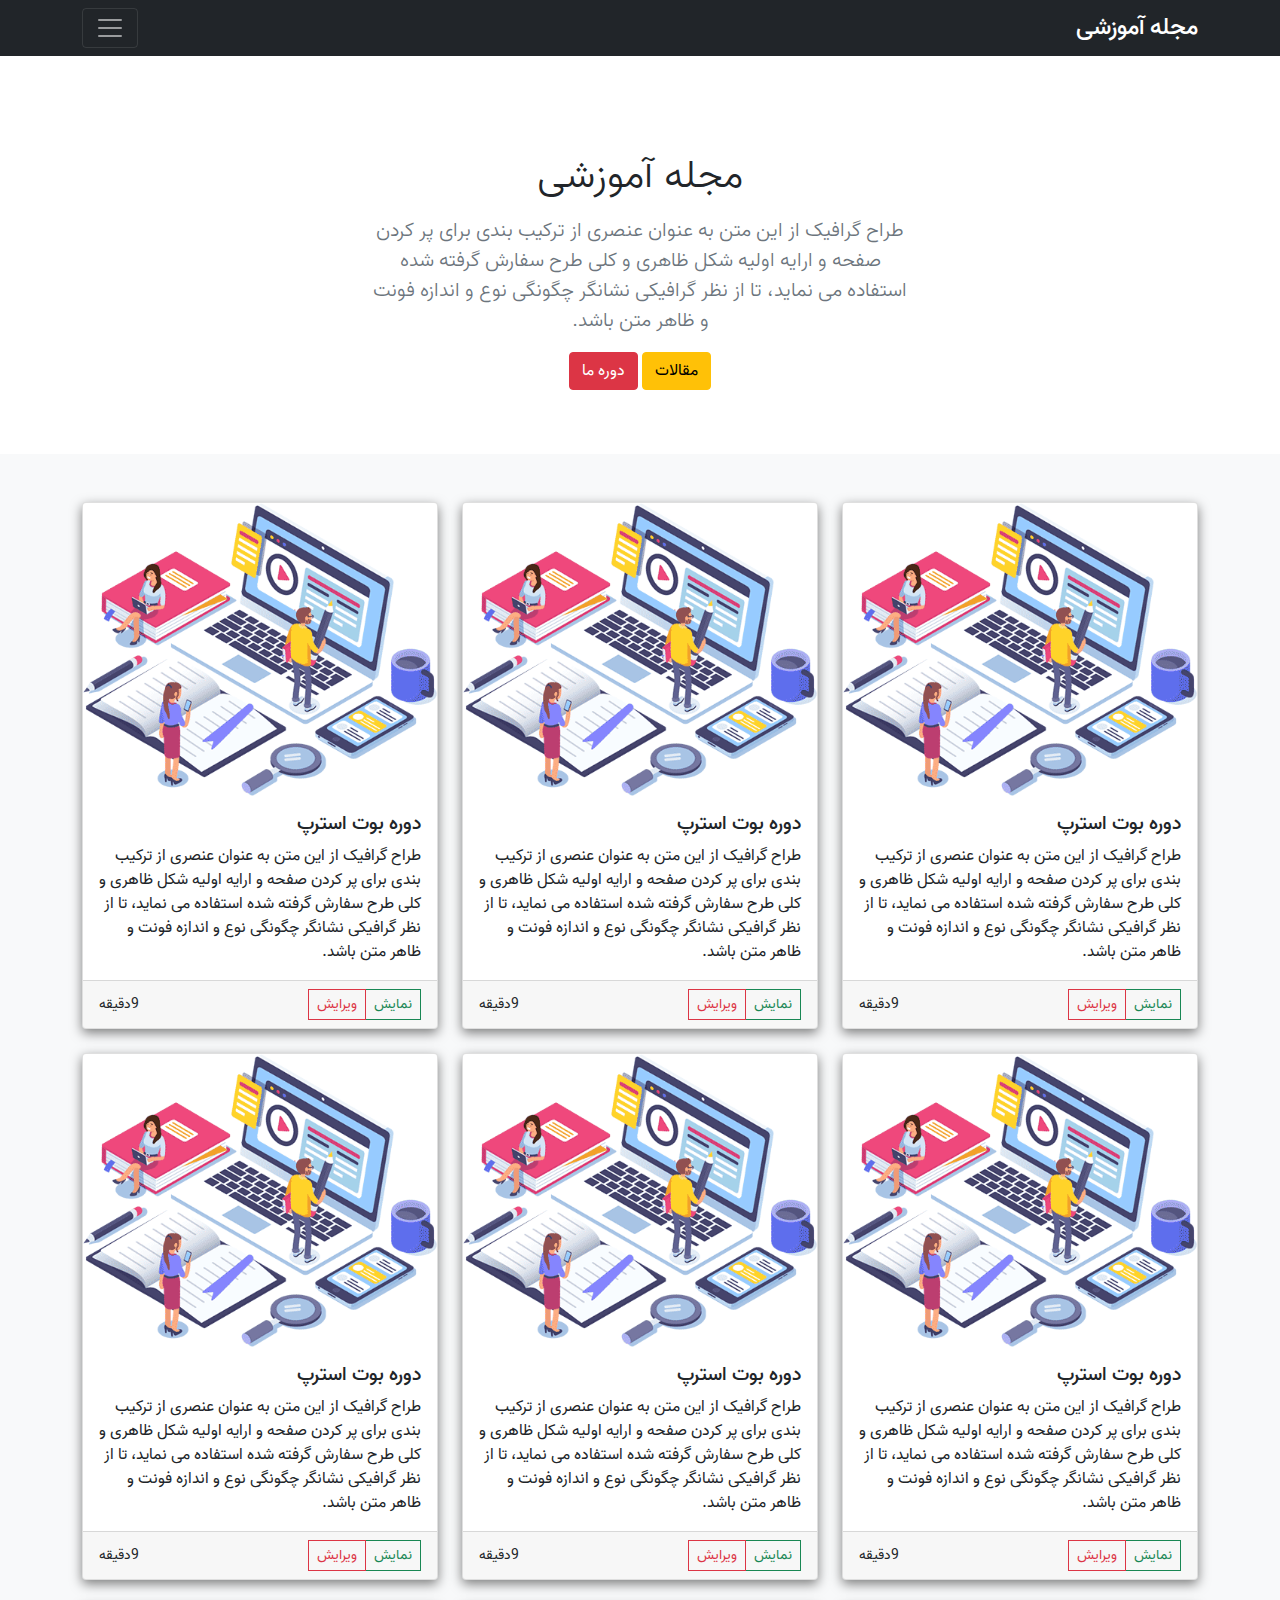
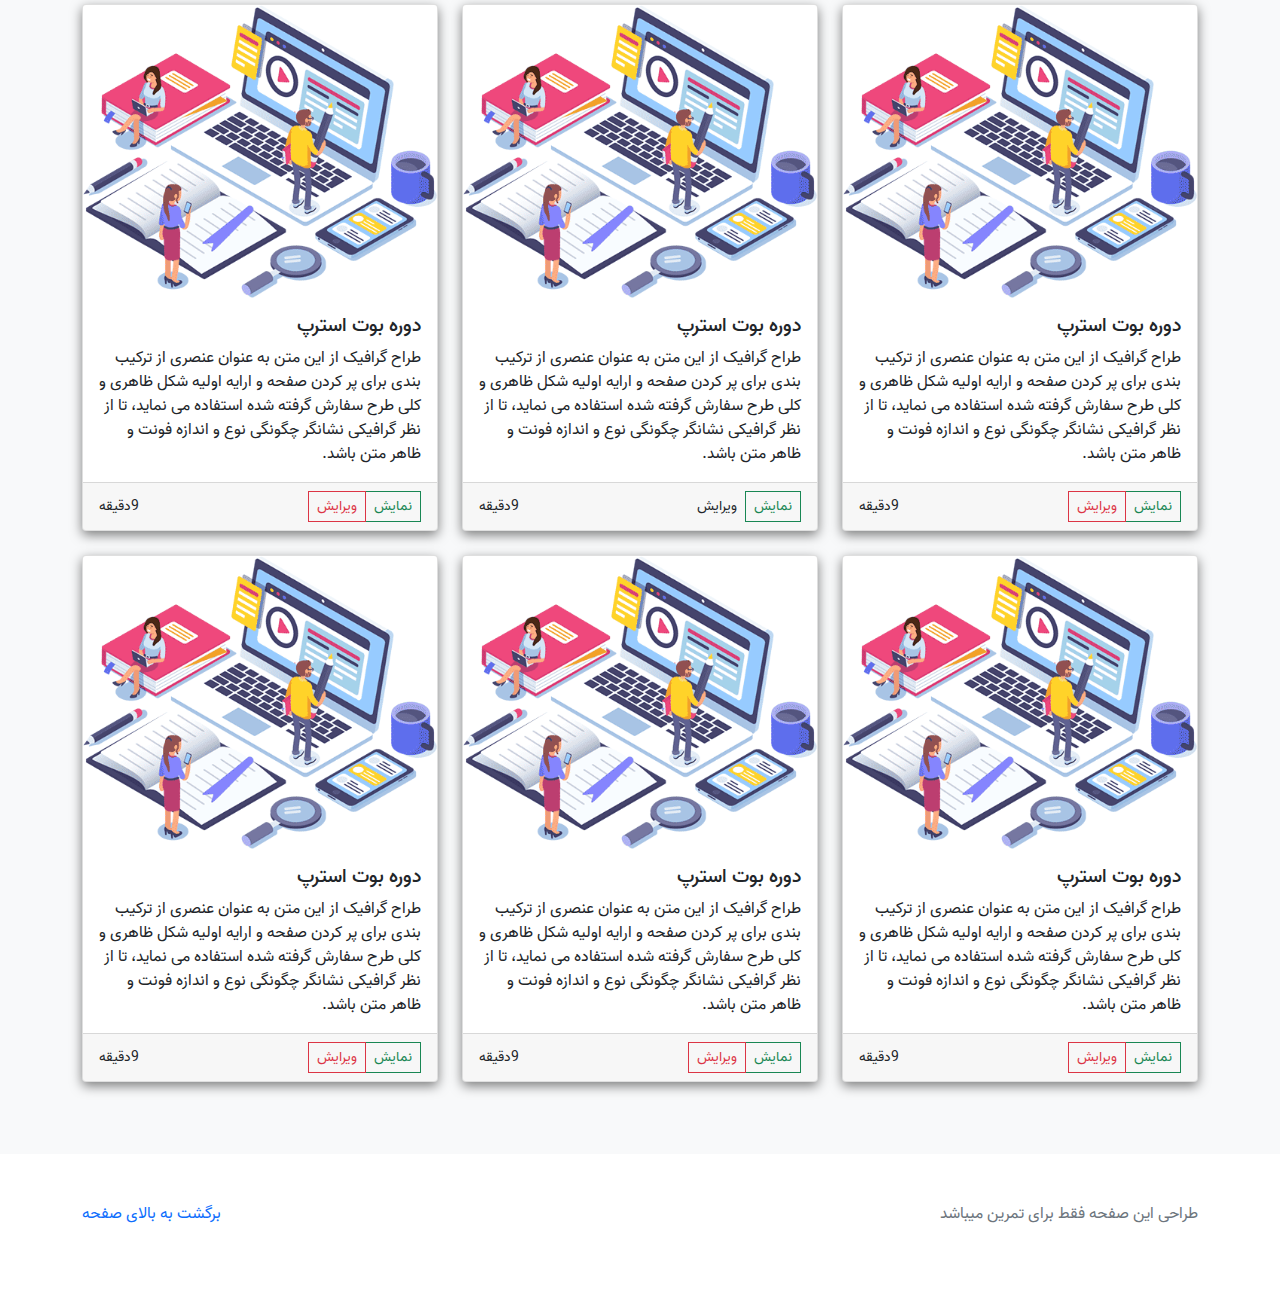
<file: index.html>
<!DOCTYPE html>
<html lang="en" dir="rtl">
<head>
    <meta charset="UTF-8">
    <meta http-equiv="X-UA-Compatible" content="IE=edge">
    <meta name="viewport" content="width=device-width, initial-scale=1.0">
    <link rel="stylesheet" href="./project-1/css/bootstrap.min.css">
    <link rel="stylesheet" href="./project-1/css/bootstrap.rtl.min.css">
    <link rel="stylesheet" href="./project-1/css/style.css">
    <link rel="stylesheet" href="./project-1/fonte vazir/font-face.css">
    <title> Project 1</title>
</head>
<body> 
    <header >
        <div class="collapse bg-dark " id="navbarHeader"> 
            <div class="container  d-flex justify-content-between">
                <div class="row">
                    <div class="col-md-8 p-4">
                        <h4 class="text-white">درباره ما</h4>
                        <p class="text-muted mt-3">لورم ایپسوم یا طرح‌نما (به انگلیسی: Lorem ipsum) به متنی آزمایشی و بی‌معنی در صنعت چاپ، صفحه‌آرایی و طراحی گرافیک گفته می‌شود. طراح گرافیک از این متن به عنوان عنصری از ترکیب بندی برای پر کردن صفحه و ارایه اولیه شکل ظاهری و کلی طرح سفارش گرفته شده استفاده می نماید، تا از نظر گرافیکی نشانگر چگونگی نوع و اندازه فونت و ظاهر متن باشد. معمولا طراحان گرافیک برای صفحه‌آرایی، نخست از متن‌های آزمایشی و بی‌معنی استفاده می‌کنند تا صرفا به مشتری یا صاحب کار خود نشان دهند که صفحه طراحی یا صفحه بندی شده بعد از اینکه متن در آن قرار گیرد چگونه به نظر می‌رسد و قلم‌ها و اندازه‌بندی‌ها چگونه در نظر گرفته شده‌است. از آنجایی که طراحان عموما نویسنده متن نیستند و وظیفه رعایت حق تکثیر متون را ندارند و در همان حال کار آنها به نوعی وابسته به متن می‌باشد آنها با استفاده از محتویات ساختگی، صفحه گرافیکی خود را صفحه‌آرایی می‌کنند تا مرحله طراحی و صفحه‌بندی را به پایان برند.</p>
                    </div>
                    <div class="col-md-2 offset-1 p-4">
                        <h4 class="text-white ">ارتباط با ما</h4>
                        <ul class="list-unstyled mt-3">
                            <li><a href="#" class="text-white text-decoration-none">تویییتر</a></li>
                            <li><a href="#" class="text-white text-decoration-none">فیسبوک</a></li>
                            <li><a href="#" class="text-white text-decoration-none">ایمیل من</a></li>
                        </ul>
                    </div>
                </div>
            </div>
        </div>
        <div class="navbar navbar-dark bg-dark">
            <div class="container">
                 <h4 class="text-white mb-0 ">مجله آموزشی</h4>
                 <button class="navbar-toggler" type="button" data-bs-toggle="collapse" data-bs-target="#navbarHeader" aria-controls="navbarHeader" aria-expanded="false" aria-label="Toggle navigation">
                    <span class="navbar-toggler-icon"></span>
                  </button>
            </div>
        </div>
    </header>
    <main class="main">
        <section class="jumbotron-header container d-flex flex-column align-content-stretch text-center mt-5 pt-5 px-5 w-50">
                <p class="display-6">مجله آموزشی </p>
                <p class="lead text-muted"> طراح گرافیک از این متن به عنوان عنصری از ترکیب بندی برای پر کردن صفحه و ارایه اولیه شکل ظاهری و کلی طرح سفارش گرفته شده استفاده می نماید، تا از نظر گرافیکی نشانگر چگونگی نوع و اندازه فونت و ظاهر متن باشد.</p>
                <p class="mb-0">
                    <a href="#" class="btn btn-warning">مقالات</a>
                    <a href="#" class="btn btn-danger">دوره ما</a>
                </p>
        </section>
        <div class="bg-light py-5">
            <div class="container">
                    <div class="row">
                            <div class=" col-md-4 mb-4">
                            <div class=" card box-shadow" >
                                        <img src="./project-1/imag/web-design2.png" class="card-img-top">
                                        <div class="card-body">
                                                <h5 class="card-title">دوره بوت استرپ</h5>
                                                <p class="card-text">طراح گرافیک از این متن به عنوان عنصری از ترکیب بندی برای پر کردن صفحه و ارایه اولیه شکل ظاهری و کلی طرح سفارش گرفته شده استفاده می نماید، تا از نظر گرافیکی نشانگر چگونگی نوع و اندازه فونت و ظاهر متن باشد.</p>
                                        </div>          
                                        <div class=" card-footer d-flex justify-content-between align-items-center">
                                                <div class=" btn-group">
                                                    <a href="#" class=" btn btn-outline-success btn-sm">نمایش</a>
                                                    <a href="#" class=" btn btn-outline-danger btn-sm">ویرایش</a>
                                                </div>
                                                <small>9دقیقه</small>
                                        </div>
                                </div>
                            </div>
                            <div class=" col-md-4 mb-4">
                            <div class=" card box-shadow" >
                                        <img src="./project-1/imag/web-design2.png" class="card-img-top">
                                        <div class="card-body">
                                                <h5 class="card-title">دوره بوت استرپ</h5>
                                                <p class="card-text">طراح گرافیک از این متن به عنوان عنصری از ترکیب بندی برای پر کردن صفحه و ارایه اولیه شکل ظاهری و کلی طرح سفارش گرفته شده استفاده می نماید، تا از نظر گرافیکی نشانگر چگونگی نوع و اندازه فونت و ظاهر متن باشد.</p>
                                        </div>          
                                        <div class=" card-footer d-flex justify-content-between align-items-center">
                                                <div class=" btn-group">
                                                    <a href="#" class=" btn btn-outline-success btn-sm">نمایش</a>
                                                    <a href="#" class=" btn btn-outline-danger btn-sm">ویرایش</a>
                                                </div>
                                                <small>9دقیقه</small>
                                        </div>
                                </div>
                            </div>
                            <div class=" col-md-4 mb-4">
                            <div class=" card box-shadow" >
                                        <img src="./project-1/imag/web-design2.png" class="card-img-top">
                                        <div class="card-body">
                                                <h5 class="card-title">دوره بوت استرپ</h5>
                                                <p class="card-text">طراح گرافیک از این متن به عنوان عنصری از ترکیب بندی برای پر کردن صفحه و ارایه اولیه شکل ظاهری و کلی طرح سفارش گرفته شده استفاده می نماید، تا از نظر گرافیکی نشانگر چگونگی نوع و اندازه فونت و ظاهر متن باشد.</p>
                                        </div>          
                                        <div class=" card-footer d-flex justify-content-between align-items-center">
                                                <div class=" btn-group">
                                                    <a href="#" class=" btn btn-outline-success btn-sm">نمایش</a>
                                                    <a href="#" class=" btn btn-outline-danger btn-sm">ویرایش</a>
                                                </div>
                                                <small>9دقیقه</small>
                                        </div>
                                </div>
                            </div>
                            <div class=" col-md-4 mb-4">
                            <div class=" card box-shadow" >
                                        <img src="./project-1/imag/web-design2.png" class="card-img-top">
                                        <div class="card-body">
                                                <h5 class="card-title">دوره بوت استرپ</h5>
                                                <p class="card-text">طراح گرافیک از این متن به عنوان عنصری از ترکیب بندی برای پر کردن صفحه و ارایه اولیه شکل ظاهری و کلی طرح سفارش گرفته شده استفاده می نماید، تا از نظر گرافیکی نشانگر چگونگی نوع و اندازه فونت و ظاهر متن باشد.</p>
                                        </div>          
                                        <div class=" card-footer d-flex justify-content-between align-items-center">
                                                <div class=" btn-group">
                                                    <a href="#" class=" btn btn-outline-success btn-sm">نمایش</a>
                                                    <a href="#" class=" btn btn-outline-danger btn-sm">ویرایش</a>
                                                </div>
                                                <small>9دقیقه</small>
                                        </div>
                                </div>
                            </div>
                            <div class=" col-md-4 mb-4">
                            <div class=" card box-shadow" >
                                        <img src="./project-1/imag/web-design2.png" class="card-img-top">
                                        <div class="card-body">
                                                <h5 class="card-title">دوره بوت استرپ</h5>
                                                <p class="card-text">طراح گرافیک از این متن به عنوان عنصری از ترکیب بندی برای پر کردن صفحه و ارایه اولیه شکل ظاهری و کلی طرح سفارش گرفته شده استفاده می نماید، تا از نظر گرافیکی نشانگر چگونگی نوع و اندازه فونت و ظاهر متن باشد.</p>
                                        </div>          
                                        <div class=" card-footer d-flex justify-content-between align-items-center">
                                                <div class=" btn-group">
                                                    <a href="#" class=" btn btn-outline-success btn-sm">نمایش</a>
                                                    <a href="#" class=" btn btn-outline-danger btn-sm">ویرایش</a>
                                                </div>
                                                <small>9دقیقه</small>
                                        </div>
                                </div>
                            </div>
                            <div class=" col-md-4 mb-4">
                            <div class=" card box-shadow" >
                                        <img src="./project-1/imag/web-design2.png" class="card-img-top">
                                        <div class="card-body">
                                                <h5 class="card-title">دوره بوت استرپ</h5>
                                                <p class="card-text">طراح گرافیک از این متن به عنوان عنصری از ترکیب بندی برای پر کردن صفحه و ارایه اولیه شکل ظاهری و کلی طرح سفارش گرفته شده استفاده می نماید، تا از نظر گرافیکی نشانگر چگونگی نوع و اندازه فونت و ظاهر متن باشد.</p>
                                        </div>          
                                        <div class=" card-footer d-flex justify-content-between align-items-center">
                                                <div class=" btn-group">
                                                    <a href="#" class=" btn btn-outline-success btn-sm">نمایش</a>
                                                    <a href="#" class=" btn btn-outline-danger btn-sm">ویرایش</a>
                                                </div>
                                                <small>9دقیقه</small>
                                        </div>
                                </div>
                            </div>
                            <div class=" col-md-4 mb-4">
                            <div class=" card box-shadow" >
                                        <img src="./project-1/imag/web-design2.png" class="card-img-top">
                                        <div class="card-body">
                                                <h5 class="card-title">دوره بوت استرپ</h5>
                                                <p class="card-text">طراح گرافیک از این متن به عنوان عنصری از ترکیب بندی برای پر کردن صفحه و ارایه اولیه شکل ظاهری و کلی طرح سفارش گرفته شده استفاده می نماید، تا از نظر گرافیکی نشانگر چگونگی نوع و اندازه فونت و ظاهر متن باشد.</p>
                                        </div>          
                                        <div class=" card-footer d-flex justify-content-between align-items-center">
                                                <div class=" btn-group">
                                                    <a href="#" class=" btn btn-outline-success btn-sm">نمایش</a>
                                                    <a href="#" class=" btn btn-outline-danger btn-sm">ویرایش</a>
                                                </div>
                                                <small>9دقیقه</small>
                                        </div>
                                </div>
                            </div>
                            <div class=" col-md-4 mb-4">
                            <div class=" card box-shadow" >
                                        <img src="./project-1/imag/web-design2.png" class="card-img-top">
                                        <div class="card-body">
                                                <h5 class="card-title">دوره بوت استرپ</h5>
                                                <p class="card-text">طراح گرافیک از این متن به عنوان عنصری از ترکیب بندی برای پر کردن صفحه و ارایه اولیه شکل ظاهری و کلی طرح سفارش گرفته شده استفاده می نماید، تا از نظر گرافیکی نشانگر چگونگی نوع و اندازه فونت و ظاهر متن باشد.</p>
                                        </div>          
                                        <div class=" card-footer d-flex justify-content-between align-items-center">
                                                <div class=" btn-group">
                                                    <a href="#" class=" btn btn-outline-success btn-sm">نمایش</a>
                                                    <a href="#" class=" btn btn-outline-dange btn-sm">ویرایش</a>
                                                </div>
                                                <small>9دقیقه</small>
                                        </div>
                                </div>
                            </div>
                            <div class=" col-md-4 mb-4">
                            <div class=" card box-shadow" >
                                        <img src="./project-1/imag/web-design2.png" class="card-img-top">
                                        <div class="card-body">
                                                <h5 class="card-title">دوره بوت استرپ</h5>
                                                <p class="card-text">طراح گرافیک از این متن به عنوان عنصری از ترکیب بندی برای پر کردن صفحه و ارایه اولیه شکل ظاهری و کلی طرح سفارش گرفته شده استفاده می نماید، تا از نظر گرافیکی نشانگر چگونگی نوع و اندازه فونت و ظاهر متن باشد.</p>
                                        </div>          
                                        <div class=" card-footer d-flex justify-content-between align-items-center">
                                                <div class=" btn-group">
                                                    <a href="#" class=" btn btn-outline-success btn-sm">نمایش</a>
                                                    <a href="#" class=" btn btn-outline-danger btn-sm">ویرایش</a>
                                                </div>
                                                <small>9دقیقه</small>
                                        </div>
                                </div>
                            </div>
                            <div class=" col-md-4 mb-4">
                            <div class=" card box-shadow" >
                                        <img src="./project-1/imag/web-design2.png" class="card-img-top">
                                        <div class="card-body">
                                                <h5 class="card-title">دوره بوت استرپ</h5>
                                                <p class="card-text">طراح گرافیک از این متن به عنوان عنصری از ترکیب بندی برای پر کردن صفحه و ارایه اولیه شکل ظاهری و کلی طرح سفارش گرفته شده استفاده می نماید، تا از نظر گرافیکی نشانگر چگونگی نوع و اندازه فونت و ظاهر متن باشد.</p>
                                        </div>          
                                        <div class=" card-footer d-flex justify-content-between align-items-center">
                                                <div class=" btn-group">
                                                    <a href="#" class=" btn btn-outline-success btn-sm">نمایش</a>
                                                    <a href="#" class=" btn btn-outline-danger btn-sm">ویرایش</a>
                                                </div>
                                                <small>9دقیقه</small>
                                        </div>
                                </div>
                            </div>
                            <div class=" col-md-4 mb-4">
                            <div class=" card box-shadow" >
                                        <img src="./project-1/imag/web-design2.png" class="card-img-top">
                                        <div class="card-body">
                                                <h5 class="card-title">دوره بوت استرپ</h5>
                                                <p class="card-text">طراح گرافیک از این متن به عنوان عنصری از ترکیب بندی برای پر کردن صفحه و ارایه اولیه شکل ظاهری و کلی طرح سفارش گرفته شده استفاده می نماید، تا از نظر گرافیکی نشانگر چگونگی نوع و اندازه فونت و ظاهر متن باشد.</p>
                                        </div>          
                                        <div class=" card-footer d-flex justify-content-between align-items-center">
                                                <div class=" btn-group">
                                                    <a href="#" class=" btn btn-outline-success btn-sm">نمایش</a>
                                                    <a href="#" class=" btn btn-outline-danger btn-sm">ویرایش</a>
                                                </div>
                                                <small>9دقیقه</small>
                                        </div>
                                </div>
                            </div>
                            <div class=" col-md-4 mb-4">
                            <div class=" card box-shadow" >
                                        <img src="./project-1/imag/web-design2.png" class="card-img-top">
                                        <div class="card-body">
                                                <h5 class="card-title">دوره بوت استرپ</h5>
                                                <p class="card-text">طراح گرافیک از این متن به عنوان عنصری از ترکیب بندی برای پر کردن صفحه و ارایه اولیه شکل ظاهری و کلی طرح سفارش گرفته شده استفاده می نماید، تا از نظر گرافیکی نشانگر چگونگی نوع و اندازه فونت و ظاهر متن باشد.</p>
                                        </div>          
                                        <div class=" card-footer d-flex justify-content-between align-items-center">
                                                <div class=" btn-group">
                                                    <a href="#" class=" btn btn-outline-success btn-sm">نمایش</a>
                                                    <a href="#" class=" btn btn-outline-danger btn-sm">ویرایش</a>
                                                </div>
                                                <small>9دقیقه</small>
                                        </div>
                                </div>
                            </div>
                   </div>
            </div>
        </div>
        <footer class=" text-muted py-5">
                <div class=" container clearfix">
                    <a href="#" class=" float-end d-none d-md-block text-decoration-none">برگشت به بالای صفحه</a>
                    <p class=" text-center text-md-start">طراحی این صفحه فقط برای تمرین میباشد</p>
                </div>
        </footer>
    </main>




    <script src="https://cdn.jsdelivr.net/npm/@popperjs/core@2.9.3/dist/umd/popper.min.js" integrity="sha384-eMNCOe7tC1doHpGoWe/6oMVemdAVTMs2xqW4mwXrXsW0L84Iytr2wi5v2QjrP/xp" crossorigin="anonymous"></script>
    <script src="https://cdn.jsdelivr.net/npm/bootstrap@5.1.0/dist/js/bootstrap.min.js" integrity="sha384-cn7l7gDp0eyniUwwAZgrzD06kc/tftFf19TOAs2zVinnD/C7E91j9yyk5//jjpt/" crossorigin="anonymous"></script>
</body>
</html>
</file>
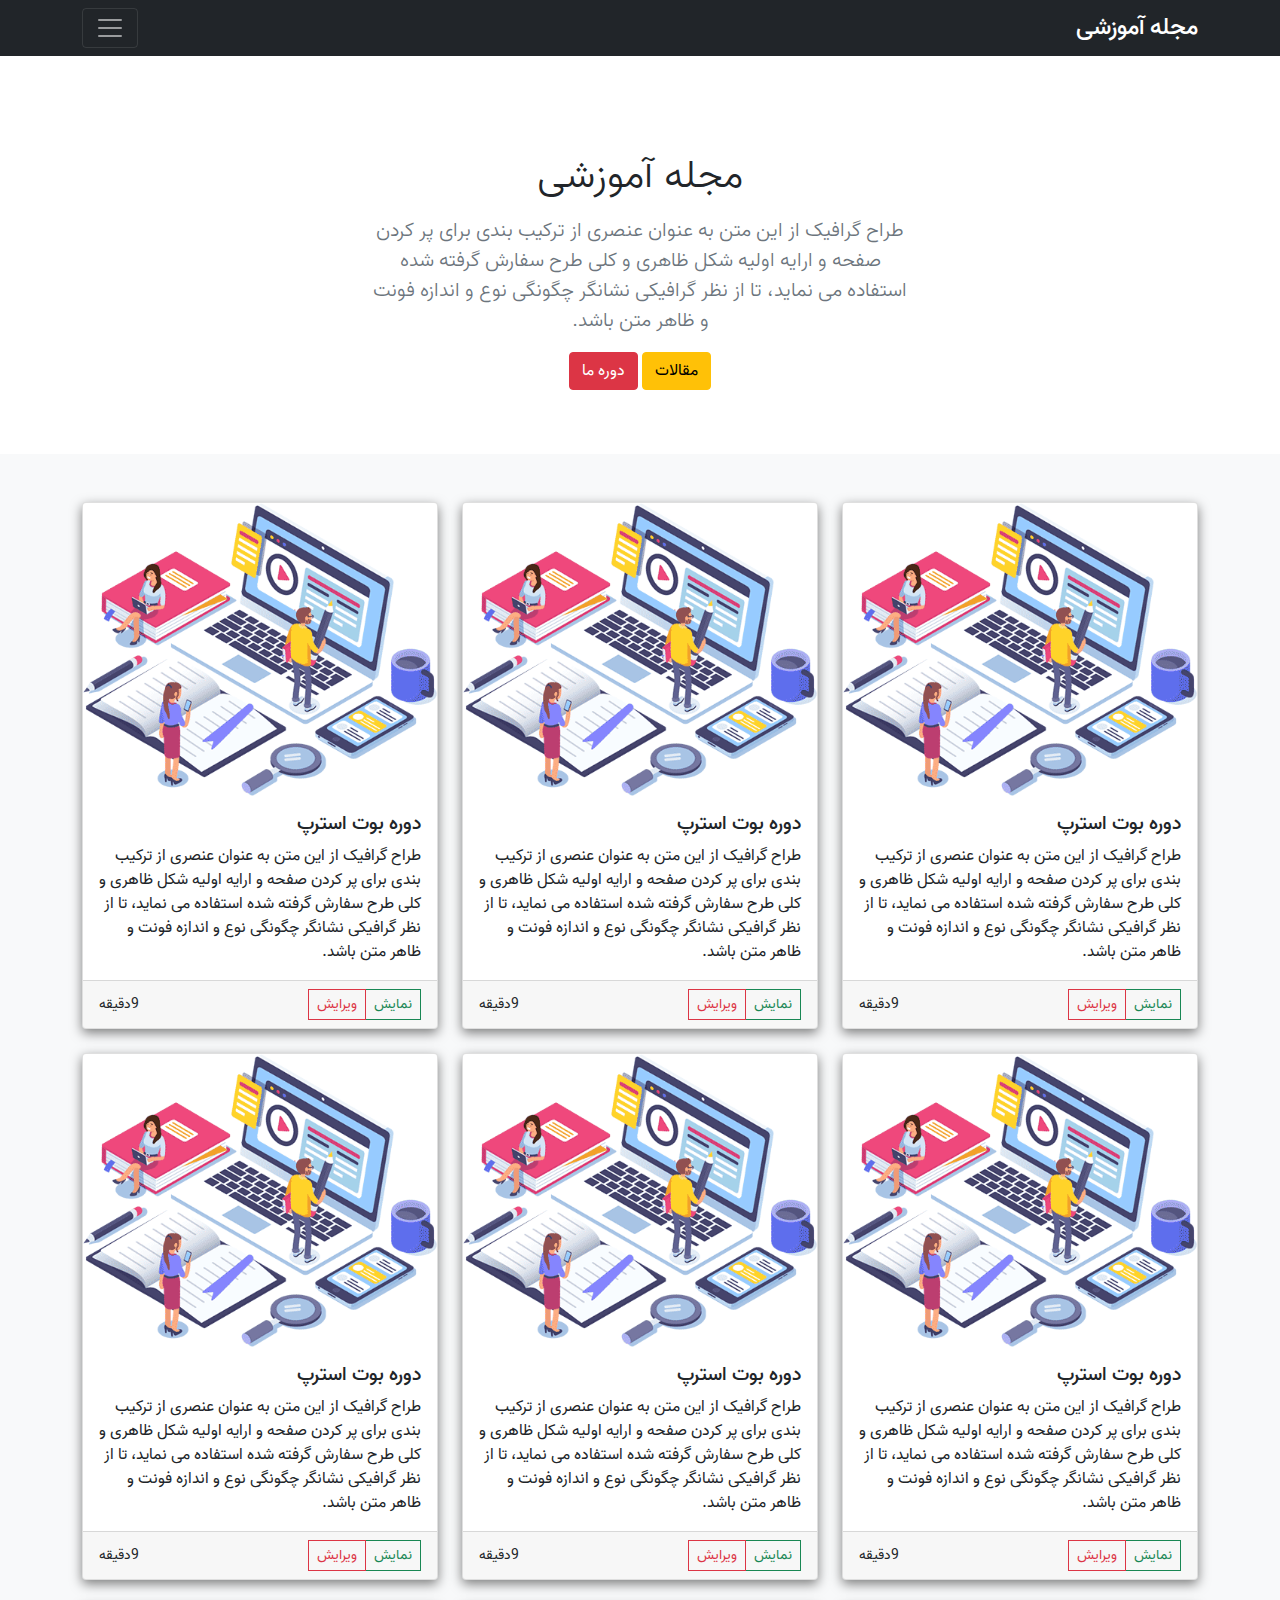
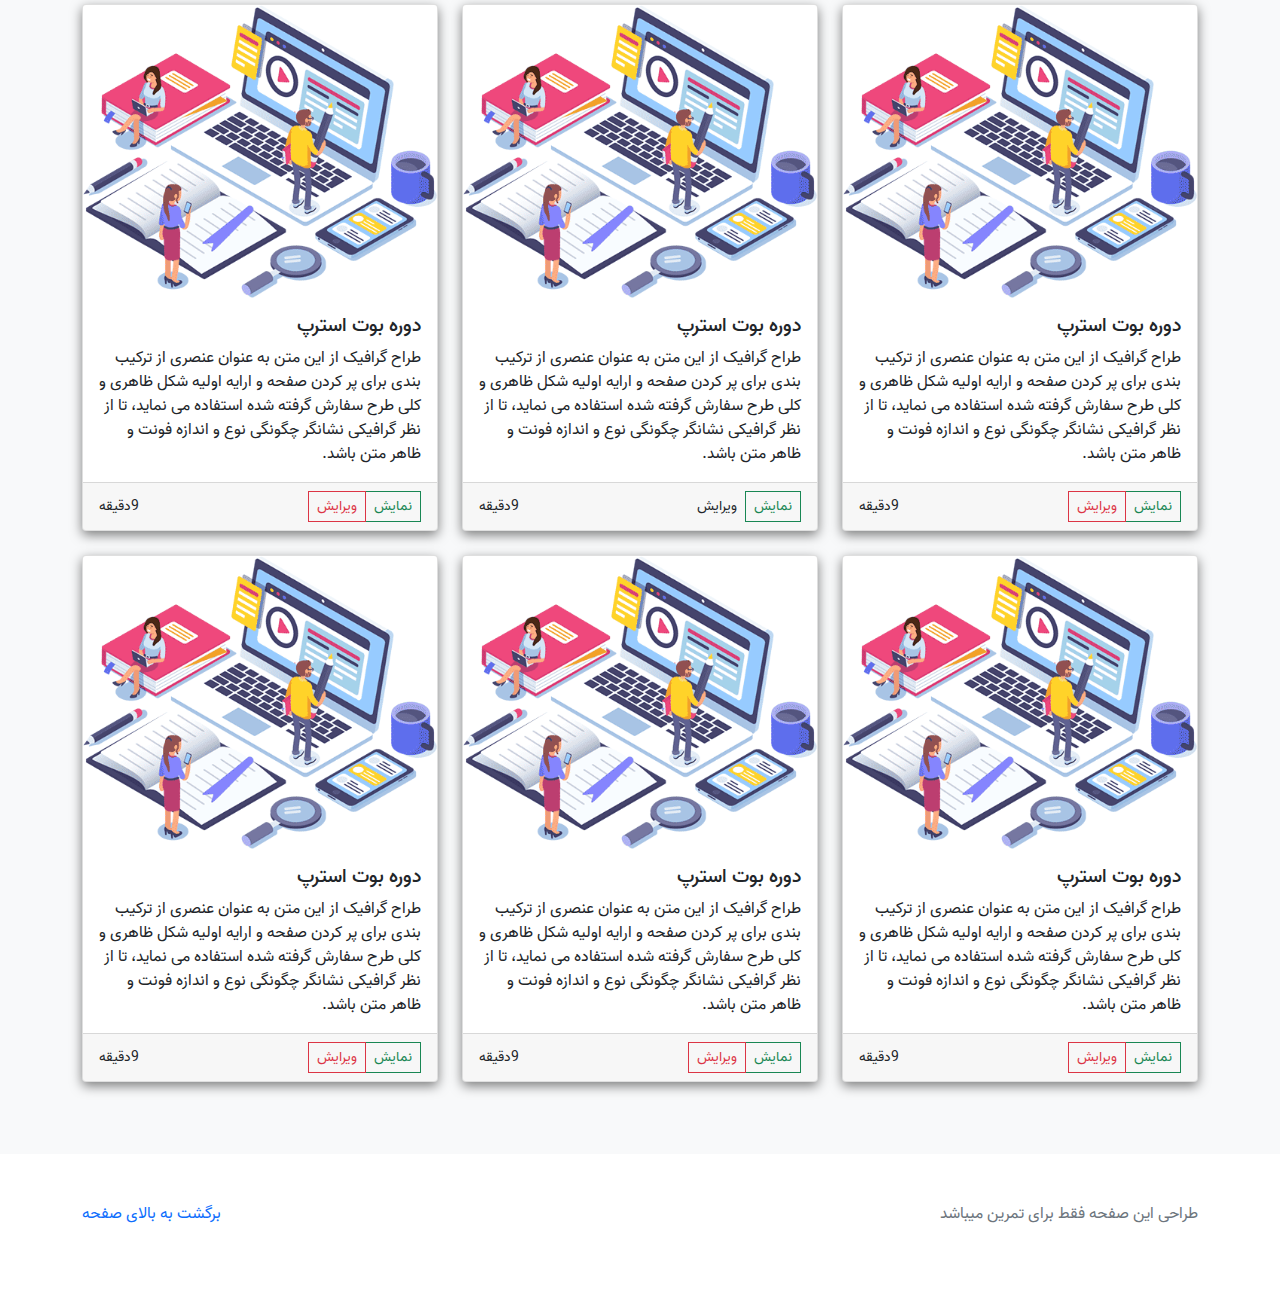
<file: index-1.html>
<!DOCTYPE html>
<html lang="en" dir="rtl">
<head>
    <meta charset="UTF-8">
    <meta http-equiv="X-UA-Compatible" content="IE=edge">
    <meta name="viewport" content="width=device-width, initial-scale=1.0">
    <link rel="stylesheet" href="./project-1/css/bootstrap.min.css">
    <link rel="stylesheet" href="./project-1/css/bootstrap.rtl.min.css">
    <link rel="stylesheet" href="./project-1/css/style-1.css">
    <link rel="stylesheet" href="./project-1/fonte vazir/font-face.css">
    <title> Project 1</title>
</head>
<body> 
    <header >
        <div class="collapse bg-dark " id="navbarHeader"> 
            <div class="container  d-flex justify-content-between">
                <div class="row">
                    <div class="col-md-8 p-4">
                        <h4 class="text-white">درباره ما</h4>
                        <p class="text-muted mt-3">لورم ایپسوم یا طرح‌نما (به انگلیسی: Lorem ipsum) به متنی آزمایشی و بی‌معنی در صنعت چاپ، صفحه‌آرایی و طراحی گرافیک گفته می‌شود. طراح گرافیک از این متن به عنوان عنصری از ترکیب بندی برای پر کردن صفحه و ارایه اولیه شکل ظاهری و کلی طرح سفارش گرفته شده استفاده می نماید، تا از نظر گرافیکی نشانگر چگونگی نوع و اندازه فونت و ظاهر متن باشد. معمولا طراحان گرافیک برای صفحه‌آرایی، نخست از متن‌های آزمایشی و بی‌معنی استفاده می‌کنند تا صرفا به مشتری یا صاحب کار خود نشان دهند که صفحه طراحی یا صفحه بندی شده بعد از اینکه متن در آن قرار گیرد چگونه به نظر می‌رسد و قلم‌ها و اندازه‌بندی‌ها چگونه در نظر گرفته شده‌است. از آنجایی که طراحان عموما نویسنده متن نیستند و وظیفه رعایت حق تکثیر متون را ندارند و در همان حال کار آنها به نوعی وابسته به متن می‌باشد آنها با استفاده از محتویات ساختگی، صفحه گرافیکی خود را صفحه‌آرایی می‌کنند تا مرحله طراحی و صفحه‌بندی را به پایان برند.</p>
                    </div>
                    <div class="col-md-2 offset-1 p-4">
                        <h4 class="text-white ">ارتباط با ما</h4>
                        <ul class="list-unstyled mt-3">
                            <li><a href="#" class="text-white text-decoration-none">تویییتر</a></li>
                            <li><a href="#" class="text-white text-decoration-none">فیسبوک</a></li>
                            <li><a href="#" class="text-white text-decoration-none">ایمیل من</a></li>
                        </ul>
                    </div>
                </div>
            </div>
        </div>
        <div class="navbar navbar-dark bg-dark">
            <div class="container">
                 <h4 class="text-white mb-0 ">مجله آموزشی</h4>
                 <button class="navbar-toggler" type="button" data-bs-toggle="collapse" data-bs-target="#navbarHeader" aria-controls="navbarHeader" aria-expanded="false" aria-label="Toggle navigation">
                    <span class="navbar-toggler-icon"></span>
                  </button>
            </div>
        </div>
    </header>
    <main class="main">
        <section class="jumbotron-header container d-flex flex-column align-content-stretch text-center mt-5 pt-5 px-5 w-50">
                <p class="display-6">مجله آموزشی </p>
                <p class="lead text-muted"> طراح گرافیک از این متن به عنوان عنصری از ترکیب بندی برای پر کردن صفحه و ارایه اولیه شکل ظاهری و کلی طرح سفارش گرفته شده استفاده می نماید، تا از نظر گرافیکی نشانگر چگونگی نوع و اندازه فونت و ظاهر متن باشد.</p>
                <p class="mb-0">
                    <a href="#" class="btn btn-warning">مقالات</a>
                    <a href="#" class="btn btn-danger">دوره ما</a>
                </p>
        </section>
        <div class="bg-light py-5">
            <div class="container">
                    <div class="row">
                            <div class=" col-md-4 mb-4">
                            <div class=" card box-shadow" >
                                        <img src="./project-1/imag/web-design2.png" class="card-img-top">
                                        <div class="card-body">
                                                <h5 class="card-title">دوره بوت استرپ</h5>
                                                <p class="card-text">طراح گرافیک از این متن به عنوان عنصری از ترکیب بندی برای پر کردن صفحه و ارایه اولیه شکل ظاهری و کلی طرح سفارش گرفته شده استفاده می نماید، تا از نظر گرافیکی نشانگر چگونگی نوع و اندازه فونت و ظاهر متن باشد.</p>
                                        </div>          
                                        <div class=" card-footer d-flex justify-content-between align-items-center">
                                                <div class=" btn-group">
                                                    <a href="#" class=" btn btn-outline-success btn-sm">نمایش</a>
                                                    <a href="#" class=" btn btn-outline-danger btn-sm">ویرایش</a>
                                                </div>
                                                <small>9دقیقه</small>
                                        </div>
                                </div>
                            </div>
                            <div class=" col-md-4 mb-4">
                            <div class=" card box-shadow" >
                                        <img src="./project-1/imag/web-design2.png" class="card-img-top">
                                        <div class="card-body">
                                                <h5 class="card-title">دوره بوت استرپ</h5>
                                                <p class="card-text">طراح گرافیک از این متن به عنوان عنصری از ترکیب بندی برای پر کردن صفحه و ارایه اولیه شکل ظاهری و کلی طرح سفارش گرفته شده استفاده می نماید، تا از نظر گرافیکی نشانگر چگونگی نوع و اندازه فونت و ظاهر متن باشد.</p>
                                        </div>          
                                        <div class=" card-footer d-flex justify-content-between align-items-center">
                                                <div class=" btn-group">
                                                    <a href="#" class=" btn btn-outline-success btn-sm">نمایش</a>
                                                    <a href="#" class=" btn btn-outline-danger btn-sm">ویرایش</a>
                                                </div>
                                                <small>9دقیقه</small>
                                        </div>
                                </div>
                            </div>
                            <div class=" col-md-4 mb-4">
                            <div class=" card box-shadow" >
                                        <img src="./project-1/imag/web-design2.png" class="card-img-top">
                                        <div class="card-body">
                                                <h5 class="card-title">دوره بوت استرپ</h5>
                                                <p class="card-text">طراح گرافیک از این متن به عنوان عنصری از ترکیب بندی برای پر کردن صفحه و ارایه اولیه شکل ظاهری و کلی طرح سفارش گرفته شده استفاده می نماید، تا از نظر گرافیکی نشانگر چگونگی نوع و اندازه فونت و ظاهر متن باشد.</p>
                                        </div>          
                                        <div class=" card-footer d-flex justify-content-between align-items-center">
                                                <div class=" btn-group">
                                                    <a href="#" class=" btn btn-outline-success btn-sm">نمایش</a>
                                                    <a href="#" class=" btn btn-outline-danger btn-sm">ویرایش</a>
                                                </div>
                                                <small>9دقیقه</small>
                                        </div>
                                </div>
                            </div>
                            <div class=" col-md-4 mb-4">
                            <div class=" card box-shadow" >
                                        <img src="./project-1/imag/web-design2.png" class="card-img-top">
                                        <div class="card-body">
                                                <h5 class="card-title">دوره بوت استرپ</h5>
                                                <p class="card-text">طراح گرافیک از این متن به عنوان عنصری از ترکیب بندی برای پر کردن صفحه و ارایه اولیه شکل ظاهری و کلی طرح سفارش گرفته شده استفاده می نماید، تا از نظر گرافیکی نشانگر چگونگی نوع و اندازه فونت و ظاهر متن باشد.</p>
                                        </div>          
                                        <div class=" card-footer d-flex justify-content-between align-items-center">
                                                <div class=" btn-group">
                                                    <a href="#" class=" btn btn-outline-success btn-sm">نمایش</a>
                                                    <a href="#" class=" btn btn-outline-danger btn-sm">ویرایش</a>
                                                </div>
                                                <small>9دقیقه</small>
                                        </div>
                                </div>
                            </div>
                            <div class=" col-md-4 mb-4">
                            <div class=" card box-shadow" >
                                        <img src="./project-1/imag/web-design2.png" class="card-img-top">
                                        <div class="card-body">
                                                <h5 class="card-title">دوره بوت استرپ</h5>
                                                <p class="card-text">طراح گرافیک از این متن به عنوان عنصری از ترکیب بندی برای پر کردن صفحه و ارایه اولیه شکل ظاهری و کلی طرح سفارش گرفته شده استفاده می نماید، تا از نظر گرافیکی نشانگر چگونگی نوع و اندازه فونت و ظاهر متن باشد.</p>
                                        </div>          
                                        <div class=" card-footer d-flex justify-content-between align-items-center">
                                                <div class=" btn-group">
                                                    <a href="#" class=" btn btn-outline-success btn-sm">نمایش</a>
                                                    <a href="#" class=" btn btn-outline-danger btn-sm">ویرایش</a>
                                                </div>
                                                <small>9دقیقه</small>
                                        </div>
                                </div>
                            </div>
                            <div class=" col-md-4 mb-4">
                            <div class=" card box-shadow" >
                                        <img src="./project-1/imag/web-design2.png" class="card-img-top">
                                        <div class="card-body">
                                                <h5 class="card-title">دوره بوت استرپ</h5>
                                                <p class="card-text">طراح گرافیک از این متن به عنوان عنصری از ترکیب بندی برای پر کردن صفحه و ارایه اولیه شکل ظاهری و کلی طرح سفارش گرفته شده استفاده می نماید، تا از نظر گرافیکی نشانگر چگونگی نوع و اندازه فونت و ظاهر متن باشد.</p>
                                        </div>          
                                        <div class=" card-footer d-flex justify-content-between align-items-center">
                                                <div class=" btn-group">
                                                    <a href="#" class=" btn btn-outline-success btn-sm">نمایش</a>
                                                    <a href="#" class=" btn btn-outline-danger btn-sm">ویرایش</a>
                                                </div>
                                                <small>9دقیقه</small>
                                        </div>
                                </div>
                            </div>
                            <div class=" col-md-4 mb-4">
                            <div class=" card box-shadow" >
                                        <img src="./project-1/imag/web-design2.png" class="card-img-top">
                                        <div class="card-body">
                                                <h5 class="card-title">دوره بوت استرپ</h5>
                                                <p class="card-text">طراح گرافیک از این متن به عنوان عنصری از ترکیب بندی برای پر کردن صفحه و ارایه اولیه شکل ظاهری و کلی طرح سفارش گرفته شده استفاده می نماید، تا از نظر گرافیکی نشانگر چگونگی نوع و اندازه فونت و ظاهر متن باشد.</p>
                                        </div>          
                                        <div class=" card-footer d-flex justify-content-between align-items-center">
                                                <div class=" btn-group">
                                                    <a href="#" class=" btn btn-outline-success btn-sm">نمایش</a>
                                                    <a href="#" class=" btn btn-outline-danger btn-sm">ویرایش</a>
                                                </div>
                                                <small>9دقیقه</small>
                                        </div>
                                </div>
                            </div>
                            <div class=" col-md-4 mb-4">
                            <div class=" card box-shadow" >
                                        <img src="./project-1/imag/web-design2.png" class="card-img-top">
                                        <div class="card-body">
                                                <h5 class="card-title">دوره بوت استرپ</h5>
                                                <p class="card-text">طراح گرافیک از این متن به عنوان عنصری از ترکیب بندی برای پر کردن صفحه و ارایه اولیه شکل ظاهری و کلی طرح سفارش گرفته شده استفاده می نماید، تا از نظر گرافیکی نشانگر چگونگی نوع و اندازه فونت و ظاهر متن باشد.</p>
                                        </div>          
                                        <div class=" card-footer d-flex justify-content-between align-items-center">
                                                <div class=" btn-group">
                                                    <a href="#" class=" btn btn-outline-success btn-sm">نمایش</a>
                                                    <a href="#" class=" btn btn-outline-dange btn-sm">ویرایش</a>
                                                </div>
                                                <small>9دقیقه</small>
                                        </div>
                                </div>
                            </div>
                            <div class=" col-md-4 mb-4">
                            <div class=" card box-shadow" >
                                        <img src="./project-1/imag/web-design2.png" class="card-img-top">
                                        <div class="card-body">
                                                <h5 class="card-title">دوره بوت استرپ</h5>
                                                <p class="card-text">طراح گرافیک از این متن به عنوان عنصری از ترکیب بندی برای پر کردن صفحه و ارایه اولیه شکل ظاهری و کلی طرح سفارش گرفته شده استفاده می نماید، تا از نظر گرافیکی نشانگر چگونگی نوع و اندازه فونت و ظاهر متن باشد.</p>
                                        </div>          
                                        <div class=" card-footer d-flex justify-content-between align-items-center">
                                                <div class=" btn-group">
                                                    <a href="#" class=" btn btn-outline-success btn-sm">نمایش</a>
                                                    <a href="#" class=" btn btn-outline-danger btn-sm">ویرایش</a>
                                                </div>
                                                <small>9دقیقه</small>
                                        </div>
                                </div>
                            </div>
                            <div class=" col-md-4 mb-4">
                            <div class=" card box-shadow" >
                                        <img src="./project-1/imag/web-design2.png" class="card-img-top">
                                        <div class="card-body">
                                                <h5 class="card-title">دوره بوت استرپ</h5>
                                                <p class="card-text">طراح گرافیک از این متن به عنوان عنصری از ترکیب بندی برای پر کردن صفحه و ارایه اولیه شکل ظاهری و کلی طرح سفارش گرفته شده استفاده می نماید، تا از نظر گرافیکی نشانگر چگونگی نوع و اندازه فونت و ظاهر متن باشد.</p>
                                        </div>          
                                        <div class=" card-footer d-flex justify-content-between align-items-center">
                                                <div class=" btn-group">
                                                    <a href="#" class=" btn btn-outline-success btn-sm">نمایش</a>
                                                    <a href="#" class=" btn btn-outline-danger btn-sm">ویرایش</a>
                                                </div>
                                                <small>9دقیقه</small>
                                        </div>
                                </div>
                            </div>
                            <div class=" col-md-4 mb-4">
                            <div class=" card box-shadow" >
                                        <img src="./project-1/imag/web-design2.png" class="card-img-top">
                                        <div class="card-body">
                                                <h5 class="card-title">دوره بوت استرپ</h5>
                                                <p class="card-text">طراح گرافیک از این متن به عنوان عنصری از ترکیب بندی برای پر کردن صفحه و ارایه اولیه شکل ظاهری و کلی طرح سفارش گرفته شده استفاده می نماید، تا از نظر گرافیکی نشانگر چگونگی نوع و اندازه فونت و ظاهر متن باشد.</p>
                                        </div>          
                                        <div class=" card-footer d-flex justify-content-between align-items-center">
                                                <div class=" btn-group">
                                                    <a href="#" class=" btn btn-outline-success btn-sm">نمایش</a>
                                                    <a href="#" class=" btn btn-outline-danger btn-sm">ویرایش</a>
                                                </div>
                                                <small>9دقیقه</small>
                                        </div>
                                </div>
                            </div>
                            <div class=" col-md-4 mb-4">
                            <div class=" card box-shadow" >
                                        <img src="./project-1/imag/web-design2.png" class="card-img-top">
                                        <div class="card-body">
                                                <h5 class="card-title">دوره بوت استرپ</h5>
                                                <p class="card-text">طراح گرافیک از این متن به عنوان عنصری از ترکیب بندی برای پر کردن صفحه و ارایه اولیه شکل ظاهری و کلی طرح سفارش گرفته شده استفاده می نماید، تا از نظر گرافیکی نشانگر چگونگی نوع و اندازه فونت و ظاهر متن باشد.</p>
                                        </div>          
                                        <div class=" card-footer d-flex justify-content-between align-items-center">
                                                <div class=" btn-group">
                                                    <a href="#" class=" btn btn-outline-success btn-sm">نمایش</a>
                                                    <a href="#" class=" btn btn-outline-danger btn-sm">ویرایش</a>
                                                </div>
                                                <small>9دقیقه</small>
                                        </div>
                                </div>
                            </div>
                   </div>
            </div>
        </div>
        <footer class=" text-muted py-5">
                <div class=" container clearfix">
                    <a href="#" class=" float-end d-none d-md-block text-decoration-none">برگشت به بالای صفحه</a>
                    <p class=" text-center text-md-start">طراحی این صفحه فقط برای تمرین میباشد</p>
                </div>
        </footer>
    </main>




    <script src="https://cdn.jsdelivr.net/npm/@popperjs/core@2.9.3/dist/umd/popper.min.js" integrity="sha384-eMNCOe7tC1doHpGoWe/6oMVemdAVTMs2xqW4mwXrXsW0L84Iytr2wi5v2QjrP/xp" crossorigin="anonymous"></script>
    <script src="https://cdn.jsdelivr.net/npm/bootstrap@5.1.0/dist/js/bootstrap.min.js" integrity="sha384-cn7l7gDp0eyniUwwAZgrzD06kc/tftFf19TOAs2zVinnD/C7E91j9yyk5//jjpt/" crossorigin="anonymous"></script>
</body>
</html>
</file>
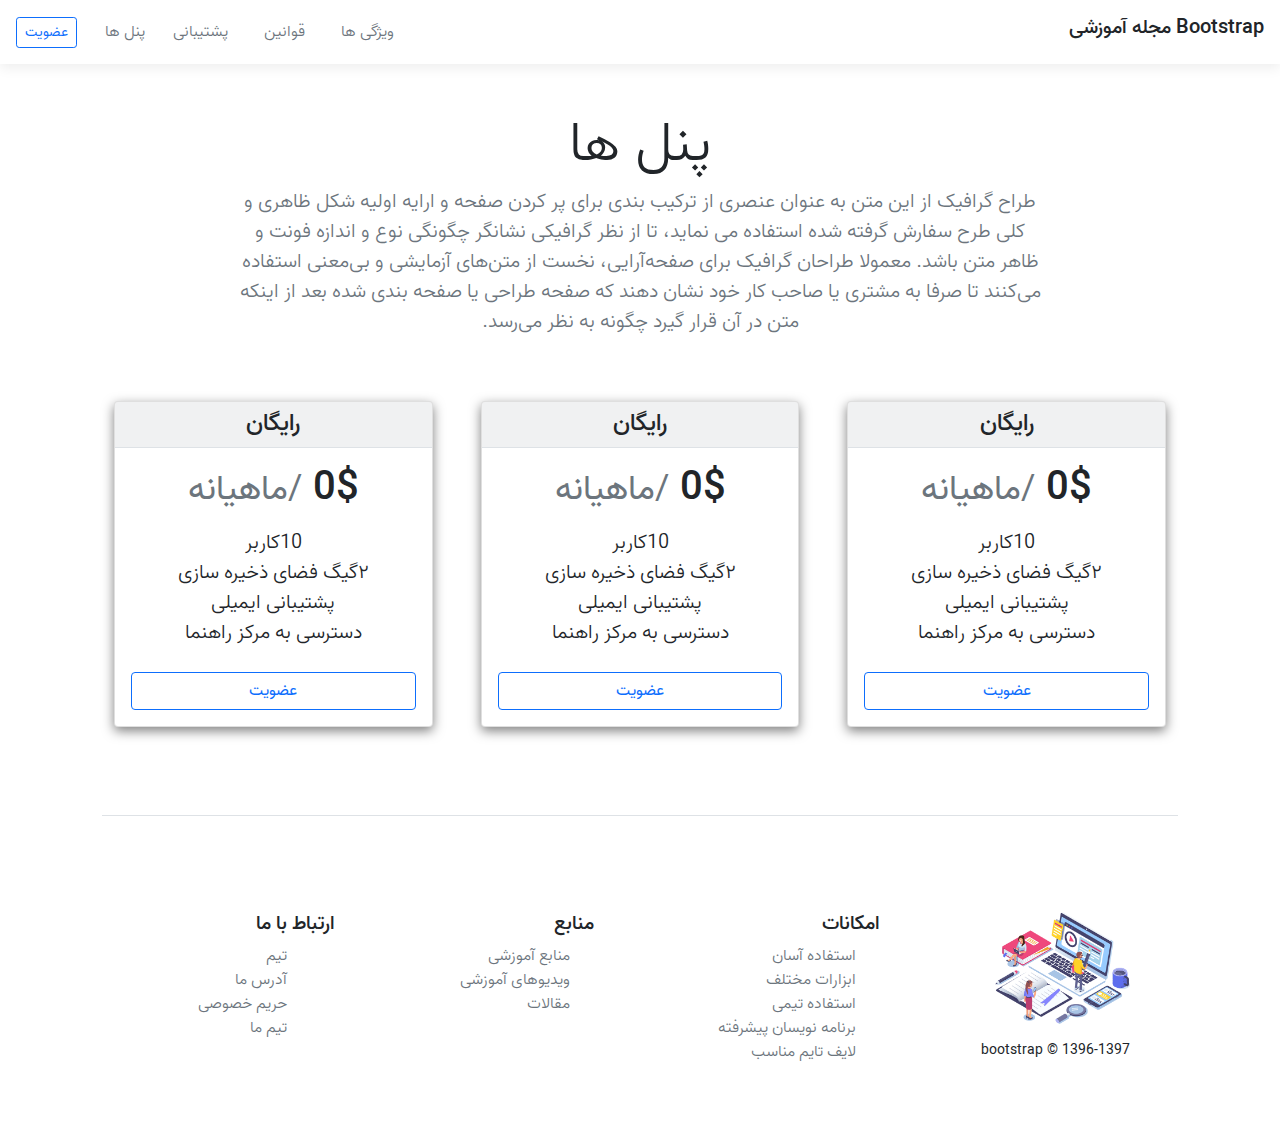
<file: index-2.html>
<!DOCTYPE html>
<html lang="en">
<head>
    <meta charset="UTF-8">
    <meta http-equiv="X-UA-Compatible" content="IE=edge">
    <meta name="viewport" content="width=device-width, initial-scale=1.0">
    <link rel="stylesheet" href="./project-1/css/bootstrap.min.css">
    <link rel="stylesheet" href="./project-1/css/bootstrap.rtl.min.css">
    <link rel="stylesheet" href="./project-1/css/style-2.css">
    <link rel="stylesheet" href="./project-1/fonte vazir/font-face.css">
    <title>Project 2</title>
</head>
<body>
        <div>
                <div class=" header d-flex justify-content-between align-items-center box-shadow  flex-column flex-md-row">
                    <p class=" h5 p-3"> Bootstrap مجله آموزشی</p>
                    <div>
                        <a href="#" class=" text-muted  text-decoration-none p-3">ویژگی ها</a>
                        <a href="#" class=" text-muted  text-decoration-none p-3">قوانین</a>
                        <a href="#" class=" text-muted  text-decoration-none p-3">پشتیبانی</a>
                        <a href="#" class=" text-muted  text-decoration-none p-2">پنل ها</a>
                        <a href="#" class=" btn btn-outline-primary m-3 btn-sm">عضویت</a>
                    </div>
                </div>
                <div class="body">
                        <div class=" px-3 pt-5 pb-4 text-center mx-auto">
                        <p class="h1 display-4">پنل ها</p>
                        <p class=" lead col-8 mx-auto text-muted"> طراح گرافیک از این متن به عنوان عنصری از ترکیب بندی برای پر کردن صفحه و ارایه اولیه شکل ظاهری و کلی طرح سفارش گرفته شده استفاده می نماید، تا از نظر گرافیکی نشانگر چگونگی نوع و اندازه فونت و ظاهر متن باشد. معمولا طراحان گرافیک برای صفحه‌آرایی، نخست از متن‌های آزمایشی و بی‌معنی استفاده می‌کنند تا صرفا به مشتری یا صاحب کار خود نشان دهند که صفحه طراحی یا صفحه بندی شده بعد از اینکه متن در آن قرار گیرد چگونه به نظر می‌رسد. </p>
                        </div>
                        <div class=" container">
                            <div class=" row row-cols-1 row-cols-md-3 g-4">
                                <div class=" col p-4"> 
                                    <div class="card mb-3 box-shadow-body" >
                                        <div class="card-header bg-secondary bg-opacity-10 border-bottom h4 text-center">رایگان</div>
                                        <div class="card-body text-success align-items-center text-center">
                                            <h2 class="card-title h1 color text-dark">0$ <small class=" text-muted">/ماهیانه</small> </h2>
                                            <ul class=" list-unstyled mt-3 mb-4 text-dark lead">
                                                <li>10کاربر</li>
                                                <li>۲گیگ فضای ذخیره سازی</li>
                                                <li>پشتیبانی ایمیلی</li>
                                                <li>دسترسی به مرکز راهنما</li>
                                            </ul>
                                            <div class=" d-grid mx-auto">
                                                <button type="button" class="btn btn-outline-primary " data-bs-toggle="button" autocomplete="off">عضویت</button>
                                            </div>
                                        </div>
                                    </div>
                                </div>
                                <div class=" col p-4"> 
                                    <div class="card mb-3 box-shadow-body" >
                                        <div class="card-header bg-secondary bg-opacity-10 border-bottom h4 text-center">رایگان</div>
                                        <div class="card-body text-success align-items-center text-center">
                                            <h2 class="card-title h1 color text-dark">0$ <small class=" text-muted">/ماهیانه</small> </h2>
                                            <ul class=" list-unstyled mt-3 mb-4 text-dark lead">
                                                <li>10کاربر</li>
                                                <li>۲گیگ فضای ذخیره سازی</li>
                                                <li>پشتیبانی ایمیلی</li>
                                                <li>دسترسی به مرکز راهنما</li>
                                            </ul>
                                            <div class=" d-grid mx-auto">
                                                <button type="button" class="btn btn-outline-primary " data-bs-toggle="button" autocomplete="off">عضویت</button>
                                            </div>
                                        </div>
                                    </div>
                                </div>
                                <div class=" col p-4"> 
                                    <div class="card mb-3 box-shadow-body" >
                                        <div class="card-header bg-secondary bg-opacity-10 border-bottom h4 text-center">رایگان</div>
                                        <div class="card-body text-success align-items-center text-center">
                                            <h2 class="card-title h1 color text-dark">0$ <small class=" text-muted">/ماهیانه</small> </h2>
                                            <ul class=" list-unstyled mt-3 mb-4 text-dark lead">
                                                <li>10کاربر</li>
                                                <li>۲گیگ فضای ذخیره سازی</li>
                                                <li>پشتیبانی ایمیلی</li>
                                                <li>دسترسی به مرکز راهنما</li>
                                            </ul>
                                            <div class=" d-grid mx-auto">
                                                <button type="button" class="btn btn-outline-primary " data-bs-toggle="button" autocomplete="off">عضویت</button>
                                            </div>
                                        </div>
                                    </div>
                                </div>
                            </div>
                            <footer class="d-flex flex-wrap justify-content-between pt-5 my-5 border-top">
                                <div class="mb-3 mb-md-0 mx-5 mt-5 d-flex flex-column" >
                                    <img src="./project-1/imag/web-design2.png" width="135px" >
                                    <small class="mt-3">bootstrap © 1396-1397</small>
                                </div>
                                <div class="mb-3 mb-md-0 mx-5 mt-5">
                                    <h5>امکانات</h5>
                                    <ul class=" list-unstyled text-small ">
                                        <li><a href="#" class=" text-muted text-decoration-none p-4 ">استفاده آسان</a></li>
                                        <li><a href="#" class=" text-muted text-decoration-none p-4">ابزارات مختلف</a></li>
                                        <li><a href="#" class=" text-muted text-decoration-none p-4">استفاده تیمی</a></li>
                                        <li><a href="#" class=" text-muted text-decoration-none p-4">برنامه نویسان پیشرفته</a></li>
                                        <li><a href="#" class=" text-muted text-decoration-none p-4">لایف تایم مناسب</a></li>
                                    </ul>
                                </div>
                                <div class="mb-3 mb-md-0 mx-5 mt-5">
                                    <h5>منابع</h5>
                                    <ul class=" list-unstyled text-small ">
                                        <li><a href="#" class=" text-muted text-decoration-none p-4">منابع آموزشی</a></li>
                                        <li><a href="#" class=" text-muted text-decoration-none p-4">ویدیوهای آموزشی</a></li>
                                        <li><a href="#" class=" text-muted text-decoration-none p-4">مقالات</a></li>
                                    </ul>
                                </div>
                                <div class="mb-3 mb-md-0 mx-5 mt-5">
                                    <h5>ارتباط با ما</h5>
                                    <ul class=" list-unstyled text-small  ">
                                        <li><a href="#" class=" text-muted text-decoration-none p-5">تیم</a></li>
                                        <li><a href="#" class=" text-muted text-decoration-none p-5">آدرس ما</a></li>
                                        <li><a href="#" class=" text-muted text-decoration-none p-5">حریم خصوصی</a></li>
                                        <li><a href="#" class=" text-muted text-decoration-none p-5">تیم ما</a></li>
                                    </ul>
                                </div>
                            </footer>
                        </div>
                </div>
        </div>




    <script src="https://cdn.jsdelivr.net/npm/@popperjs/core@2.9.3/dist/umd/popper.min.js" integrity="sha384-eMNCOe7tC1doHpGoWe/6oMVemdAVTMs2xqW4mwXrXsW0L84Iytr2wi5v2QjrP/xp" crossorigin="anonymous"></script>
    <script src="https://cdn.jsdelivr.net/npm/bootstrap@5.1.0/dist/js/bootstrap.min.js" integrity="sha384-cn7l7gDp0eyniUwwAZgrzD06kc/tftFf19TOAs2zVinnD/C7E91j9yyk5//jjpt/" crossorigin="anonymous"></script>
</body>
</html>
</file>
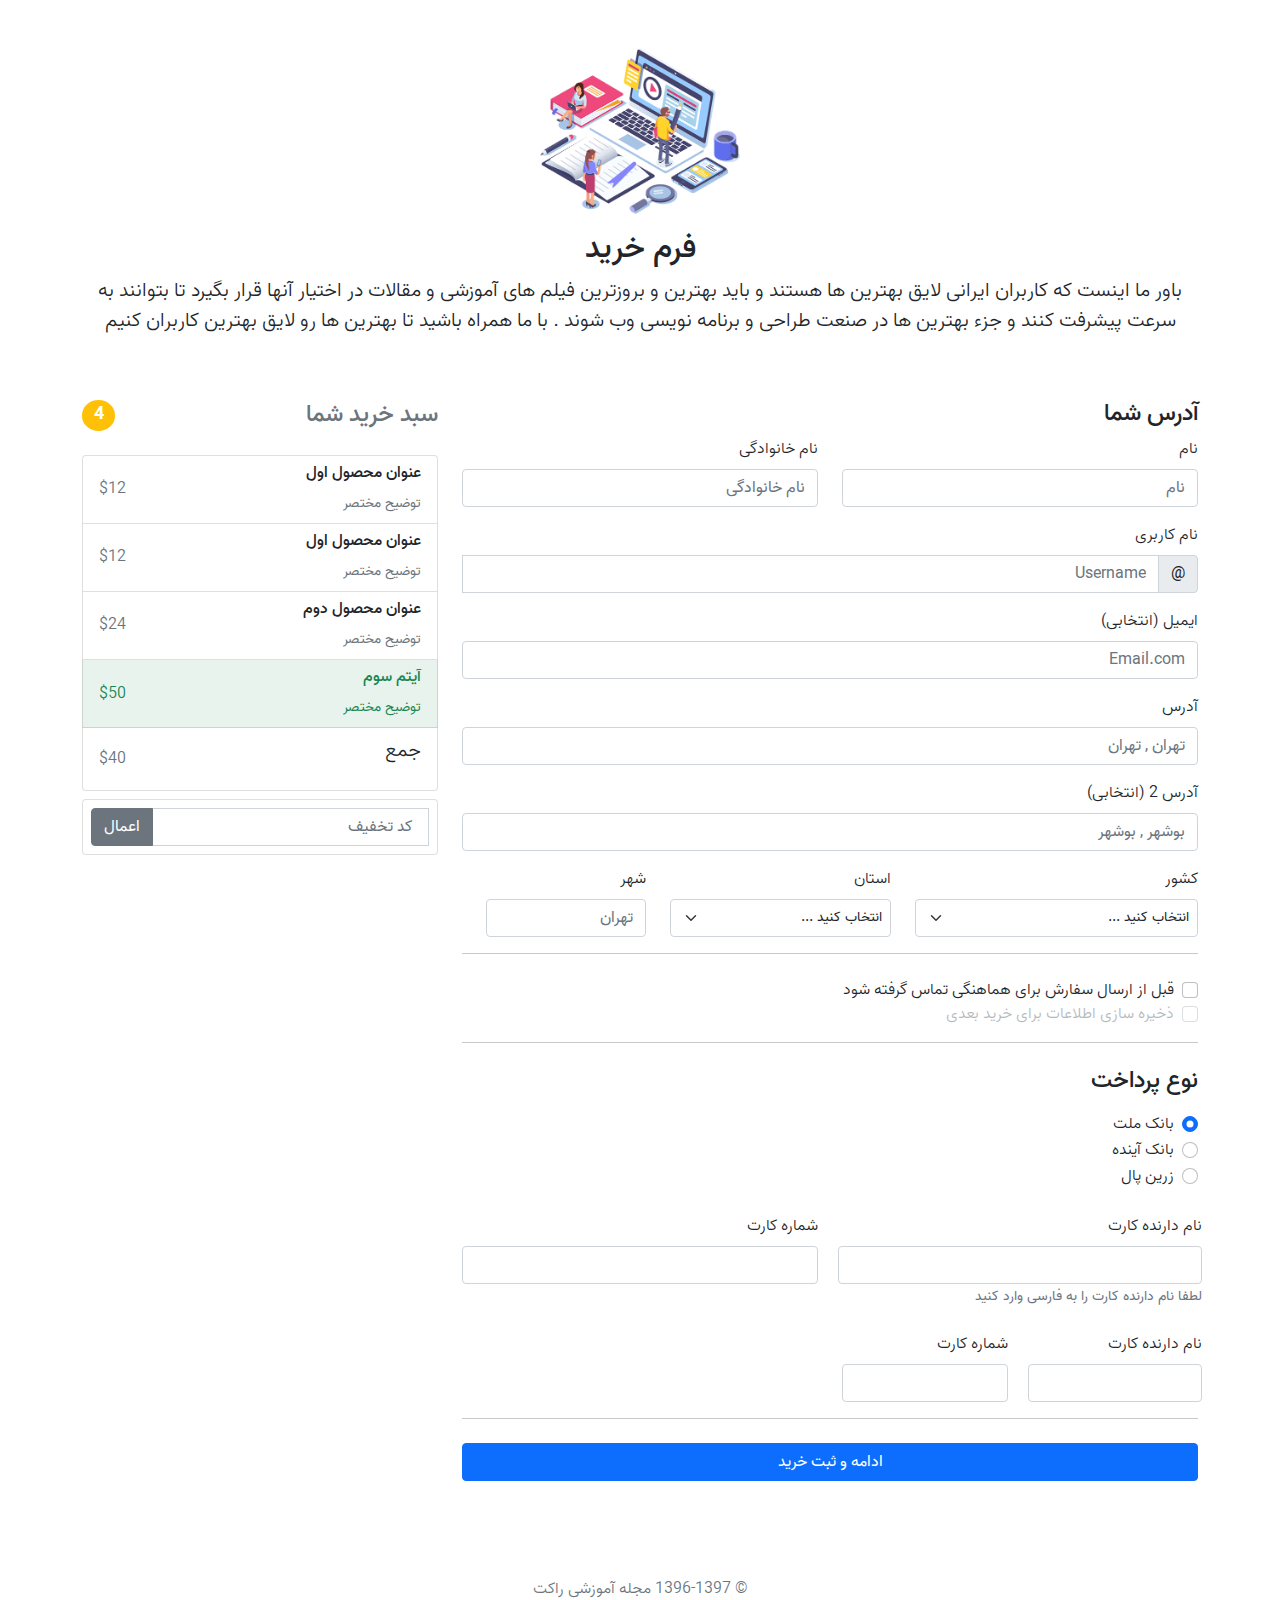
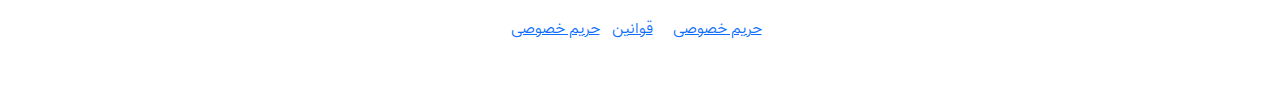
<file: index-3.html>
<!DOCTYPE html>
<html lang="en">
<head>
    <meta charset="UTF-8">
    <meta http-equiv="X-UA-Compatible" content="IE=edge">
    <meta name="viewport" content="width=device-width, initial-scale=1.0">
    <link rel="stylesheet" href="./project-1/css/bootstrap.min.css">
    <link rel="stylesheet" href="./project-1/css/bootstrap.rtl.min.css">
    <link rel="stylesheet" href="./project-1/css/style-3.css">
    <link rel="stylesheet" href="./project-1/fonte vazir/font-face.css">
    <title>Document</title>
</head>
<body>
    <div class="container">
        <div class=" text-center py-5 ">
                    <img src="./project-1/imag/web-design2.png" alt=""  style="width: 200px;" class=" mb-3">
                    <h2>فرم خرید</h2>
                    <p class=" lead">باور ما اینست که کاربران ایرانی لایق بهترین ها هستند و باید بهترین و بروزترین فیلم های آموزشی و مقالات در اختیار آنها قرار بگیرد تا بتوانند به سرعت پیشرفت کنند و جزء بهترین ها در صنعت طراحی و برنامه نویسی وب شوند . با ما همراه باشید تا بهترین ها رو لایق بهترین کاربران کنیم</p>
        </div>
        <div class=" row">
            <div class=" col-8">
                <h4>آدرس شما</h4>
                <form class=" needs-validtion " novalidate>
                    <div class="row">
                        <div class=" col-6">
                            <label for="Name" class=" form-label">نام</label>
                            <input type="text" class="form-control" id="Name" placeholder="نام" aria-label="First name">
                            <div class=" valid-feedback">
                                لطفا نام را وارد کنید
                            </div>
                            <div class=" valid-feedback">
                                نام وارد شد
                            </div>
                        </div>
                        <div class=" col-6">
                            <label for="LastName">نام خانوادگی</label>
                            <input type="text" class="form-control" id="LastName" placeholder="نام خانوادگی" aria-label="First name">
                            <div class=" valid-feedback">
                                لطفا نام  خانوادگی را وارد کنید
                            </div>
                            <div class=" valid-feedback">
                                نام خانوادگی را وارد کردید
                            </div>
                        </div>
                        <div class=" mt-3">
                            <label for="UserName">نام کاربری</label>
                            <div class="input-group mb-3">
                                <span class="input-group-text" id="basic-addon1">@</span>
                                <input type="text" class="form-control" id="UserName" placeholder="Username" aria-label="Username">
                                <div class=" valid-feedback">
                                    لطفا نام کاربری خود را وارد کنید
                                </div>
                                <div class=" valid-feedback">
                                    نام کاربری وارد شد
                                </div>
                            </div>
                        </div>
                        <div class="mb-3">
                            <label for="Email (optional)" class="form-label">ایمیل (انتخابی)</label>
                            <input type="text" class="form-control " id="Email (optional)" placeholder="Email.com" aria-label="Username">
                            <div class=" valid-feedback">
                                    ایمیل خود را وارد کنید
                            </div>
                            <div class=" valid-feedback">
                                ایمیل وارد شد
                            </div>
                        </div>
                        <div class="mb-3">
                            <label for="Adres" class="form-label">آدرس</label>
                            <input type="text" class="form-control " id="Adres" placeholder="تهران , تهران" aria-label="Username">
                            <div class=" valid-feedback">
                                آدرس خود را وارد کنید
                            </div>
                            <div class=" valid-feedback">
                                آدرس وارد شد
                            </div>
                        </div>
                        <div class="mb-3">
                            <label for="Address 2 (optional)" class="form-label">آدرس 2 (انتخابی)</label>
                            <input type="text" class="form-control " id="Address 2 (optional)" placeholder="بوشهر , بوشهر" aria-label="Username">
                            <div class=" valid-feedback">
                                آدرس ۲ را وارد کنید
                            </div>
                            <div class=" valid-feedback">
                                ادرس ۲ وارد شد
                            </div>
                        </div>
                        <div class=" row">
                            <div class=" col-md-5">
                                <label for="country">کشور</label>
                                <select class="form-select form-select-sm form-control" name="country" id="country" aria-label=".form-select-sm example">
                                    <option selected>انتخاب کنید ...</option>
                                    <option value="1">ایران</option>
                                </select>
                                <div class=" valid-feedback">
                                    کشور را وارد کنید
                                </div>
                                <div class=" valid-feedback">
                                    کشور وارد شد
                                </div>
                            </div>
                            <div class=" col-md-4">
                                <label for="ostan">استان</label>
                                <select class="form-select form-select-sm form-control" name="ostan" id="ostan" aria-label=".form-select-sm example">
                                    <option selected>انتخاب کنید ...</option>
                                    <option value="1">تهران</option>
                                </select>
                                <div class=" valid-feedback">
                                 استان را وارد کنید
                                </div>
                                <div class=" valid-feedback">
                                  استان وارد شد
                                </div>
                            </div>
                            <div class=" col-md-3">
                                <label for="City">شهر</label>
                               <input type="text" id="City" placeholder="تهران"  class=" form-control">
                                <div class=" valid-feedback">
                                 شهر را وارد کنید
                                </div>
                                <div class=" valid-feedback">
                                   شهر وارد شد
                                </div>
                            </div>
                        </div>
                    </div>
                    <hr class=" mb-4">
                    <div class="row form-check">
                        <div class=" col-12">
                                <input class="form-check-input" type="checkbox" value="" id="gridCheck">
                                <label class="form-check-label" for="gridCheck">
                                    قبل از ارسال سفارش برای هماهنگی تماس گرفته شود
                                </label>
                        </div>

                        <div class=" col-12">
                                <input class="form-check-input" type="checkbox" id="gridCheck-disabled" disabled>
                                <label class="form-check-label" for="gridCheck-disabled">
                                    ذخیره سازی اطلاعات برای خرید بعدی
                                </label>
                        </div>
                    </div>
                    <hr class=" mb-4">
                    <h4 class="mb-3">نوع پرداخت</h4>
                    <div class="form-check bank">
                        <input class="form-check-input" type="radio" name="gridRadios" id="gridRadios1" value="option1" checked>
                        <label class="form-check-label" for="gridRadios1">
                            بانک ملت
                        </label>
                      </div>
                      <div class="form-check bank">
                        <input class="form-check-input" type="radio" name="gridRadios" id="gridRadios2" value="option2">
                        <label class="form-check-label" for="gridRadios2">
                            بانک آینده
                        </label>
                      </div>
                      <div class="form-check bank">
                           <input class="form-check-input" type="radio" name="gridRadios" id="gridRadios3" value="option2">
                            <label class="form-check-label" for="gridRadios3">
                                زرین پال
                            </label>
                      </div>
                      <div class=" row">
                          <div class=" col-md-6 mt-4 px-2">
                            <label for="CardholderName" class=" form-label">نام دارنده کارت</label>
                            <input type="text" class="form-control" id="CardholderName" >
                            <small class=" text-muted">لطفا نام دارنده کارت را به فارسی وارد کنید</small>
                            <div class=" valid-feedback">
                                نام دارنده کارت را وارد کنید
                            </div>
                            <div class=" valid-feedback">
                                نام دارنده کارت وارد شد
                            </div>
                          </div>
                          <div class=" col-md-6 mt-4 ">
                            <label for="CcreditCardName" class=" form-label">شماره کارت</label>
                            <input type="text" class="form-control" id="CcreditCardName" >
                            <div class=" valid-feedback">
                                لطفا شماره کارت را وارد کنید
                            </div>
                            <div class=" valid-feedback">
                                شماره کارت را وارد کنید
                            </div>
                          </div>
                      </div>
                      <div class=" row">
                          <div class=" col-md-3 mt-4 px-2">
                            <label for="CardholderName2" class=" form-label">نام دارنده کارت</label>
                            <input type="text" class="form-control" id="CardholderName2" >
                            <div class=" valid-feedback">
                                نام دارنده کارت را وارد کنید
                            </div>
                            <div class=" valid-feedback">
                                نام دارنده کارت وارد شد
                            </div>
                          </div>
                          <div class=" col-md-3 mt-4 ">
                            <label for="CcreditCardName2" class=" form-label">شماره کارت</label>
                            <input type="text" class="form-control" id="CcreditCardName2" >
                            <div class=" valid-feedback">
                                لطفا شماره کارت را وارد کنید
                            </div>
                            <div class=" valid-feedback">
                                شماره کارت را وارد کنید
                            </div>
                          </div>
                      </div>
                      <hr class=" mb-4">
                      <div class="d-grid gap-2">
                        <button class="btn btn-primary" type="button">ادامه و ثبت خرید</button>
                      </div>
                </form>
            </div>

            <div class=" col-4">
                <h4 class=" d-flex justify-content-between align-items-center mb-4">
                    <span class=" text-muted">سبد خرید شما</span>
                    <span class="badge bg-warning rounded-circle align-items-center justify-content-center">4</span>
                </h4>
                <ul class=" list-group">
                    <li class=" list-group-item d-flex justify-content-between align-items-center my-0">
                        <div>
                            <h6>عنوان محصول اول</h6>
                            <small class=" text-muted">توضیح مختصر</small>
                        </div>
                        <span class=" text-muted">$12</span>
                    </li>
                    <li class=" list-group-item d-flex justify-content-between align-items-center my-0">
                        <div>
                            <h6>عنوان محصول اول</h6>
                            <small class=" text-muted">توضیح مختصر</small>
                        </div>
                        <span class=" text-muted">$12</span>
                    </li>
                    <li class=" list-group-item d-flex justify-content-between align-items-center my-0">
                        <div>
                            <h6>عنوان محصول دوم</h6>
                            <small class=" text-muted">توضیح مختصر</small>
                        </div>
                        <span class=" text-muted">$24</span>
                    </li>
                    <li class=" list-group-item d-flex justify-content-between align-items-center my-0 text-success bg-success bg-opacity-10">
                        <div>
                            <h6>آیتم سوم</h6>
                            <small >توضیح مختصر</small>
                        </div>
                        <span >$50</span>
                    </li>
                    <li class=" list-group-item d-flex justify-content-between align-items-center my-0">
                        <div>
                            <p class="fs-5">جمع</p>
                        </div>
                        <span class=" text-muted">$40</span>
                    </li>
                </ul>
                <div class=" card mt-2 p-2">
                       <div class="input-group">
                            <input type="text" class="form-control" placeholder=" کد تخفیف">
                            <button class="btn btn-secondary" type="button" id="button-addon1">اعمال</button>
                      </div>
                </div>
            </div>
        </div>
        <footer class=" my-5 pt-5 text-muted text-center">
            <p>© 1396-1397 مجله آموزشی راکت</p>
            <ul class=" list-inline">
                <li class=" list-inline-item"><a href="#">حریم خصوصی</a></li>
                <li class=" list-inline-item"><a href="#">قوانین</a></li>
                <li class=" list-inline-item"><a href="#"> حریم خصوصی</a></li>
            </ul>
        </footer>
    </div>



    <script src="https://cdn.jsdelivr.net/npm/@popperjs/core@2.9.3/dist/umd/popper.min.js" integrity="sha384-eMNCOe7tC1doHpGoWe/6oMVemdAVTMs2xqW4mwXrXsW0L84Iytr2wi5v2QjrP/xp" crossorigin="anonymous"></script>
    <script src="https://cdn.jsdelivr.net/npm/bootstrap@5.1.0/dist/js/bootstrap.min.js" integrity="sha384-cn7l7gDp0eyniUwwAZgrzD06kc/tftFf19TOAs2zVinnD/C7E91j9yyk5//jjpt/" crossorigin="anonymous"></script>
</body>
</html>
</file>
<file: project-1/css/style.css>
body{
    font-family: Vazir;
}
.jumbotron-header{
   padding-top: 3rem;
   padding-bottom: 3rem;
   margin-bottom: 0;
   background-color: #fff;

}
@media (min-width:760px){
    .jumbotron-header {
        padding-top: 6rem;
        padding-bottom: 6rem ;
    }
}
@media (min-width:567px){
    .jumbotron-header {
        padding: 4rem 2rem;
    }
}
.box-shadow {
    box-shadow: 0 .25rem .75rem rgba(0, 0, 0, .5);
}
</file>
<file: project-1/fonte vazir/font-face.css>
@font-face {
  font-family: Vazir;
  src: url('Vazir-Regular.eot');
  src: url('Vazir-Regular.eot?#iefix') format('embedded-opentype'),
       url('Vazir-Regular.woff2') format('woff2'),
       url('Vazir-Regular.woff') format('woff'),
       url('Vazir-Regular.ttf') format('truetype');
  font-weight: normal;
  font-display:swap;
}

@font-face {
  font-family: Vazir;
  src: url('Vazir-Bold.eot');
  src: url('Vazir-Bold.eot?#iefix') format('embedded-opentype'),
       url('Vazir-Bold.woff2') format('woff2'),
       url('Vazir-Bold.woff') format('woff'),
       url('Vazir-Bold.ttf') format('truetype');
  font-weight: bold;
  font-display:swap;
}

@font-face {
  font-family: Vazir;
  src: url('Vazir-Thin.eot');
  src: url('Vazir-Thin.eot?#iefix') format('embedded-opentype'),
       url('Vazir-Thin.woff2') format('woff2'),
       url('Vazir-Thin.woff') format('woff'),
       url('Vazir-Thin.ttf') format('truetype');
  font-weight: 100;
  font-display:swap;
}

@font-face {
  font-family: Vazir;
  src: url('Vazir-Light.eot');
  src: url('Vazir-Light.eot?#iefix') format('embedded-opentype'),
       url('Vazir-Light.woff2') format('woff2'),
       url('Vazir-Light.woff') format('woff'),
       url('Vazir-Light.ttf') format('truetype');
  font-weight: 300;
  font-display:swap;
}

@font-face {
  font-family: Vazir;
  src: url('Vazir-Medium.eot');
  src: url('Vazir-Medium.eot?#iefix') format('embedded-opentype'),
       url('Vazir-Medium.woff2') format('woff2'),
       url('Vazir-Medium.woff') format('woff'),
       url('Vazir-Medium.ttf') format('truetype');
  font-weight: 500;
  font-display:swap;
}

@font-face {
  font-family: Vazir;
  src: url('Vazir-Black.eot');
  src: url('Vazir-Black.eot?#iefix') format('embedded-opentype'),
       url('Vazir-Black.woff2') format('woff2'),
       url('Vazir-Black.woff') format('woff'),
       url('Vazir-Black.ttf') format('truetype');
  font-weight: 900;
  font-display:swap;
}
</file>
<file: project-1/css/style-1.css>
body{
    font-family: Vazir;
}
.jumbotron-header{
   padding-top: 3rem;
   padding-bottom: 3rem;
   margin-bottom: 0;
   background-color: #fff;

}
@media (min-width:760px){
    .jumbotron-header {
        padding-top: 6rem;
        padding-bottom: 6rem ;
    }
}
@media (min-width:567px){
    .jumbotron-header {
        padding: 4rem 2rem;
    }
}
.box-shadow {
    box-shadow: 0 .25rem .75rem rgba(0, 0, 0, .5);
}
</file>
<file: project-1/css/style-2.css>
html {
    font-size:.9 rem;
}
@media (min-width:767){
   html {
       font-size: 1rem;
   }
   .header {
       
   }
}

body{
    direction: rtl;
    font-family: Vazir;
    text-align: right;
    font-weight: 300;
}
.container {
    max-width: 1100px;
}
.box-shadow {
    box-shadow: 0 .25rem .75rem rgba(0, 0, 0, .07);
}
.box-shadow-body {
    box-shadow: 0 .25rem .75rem rgba(0, 0, 0, .5);
}
</file>
<file: project-1/css/style-3.css>
body{
    direction: rtl;
    font-family: Vazir;
    text-align: right;
    font-weight: 300;
}
</file>
